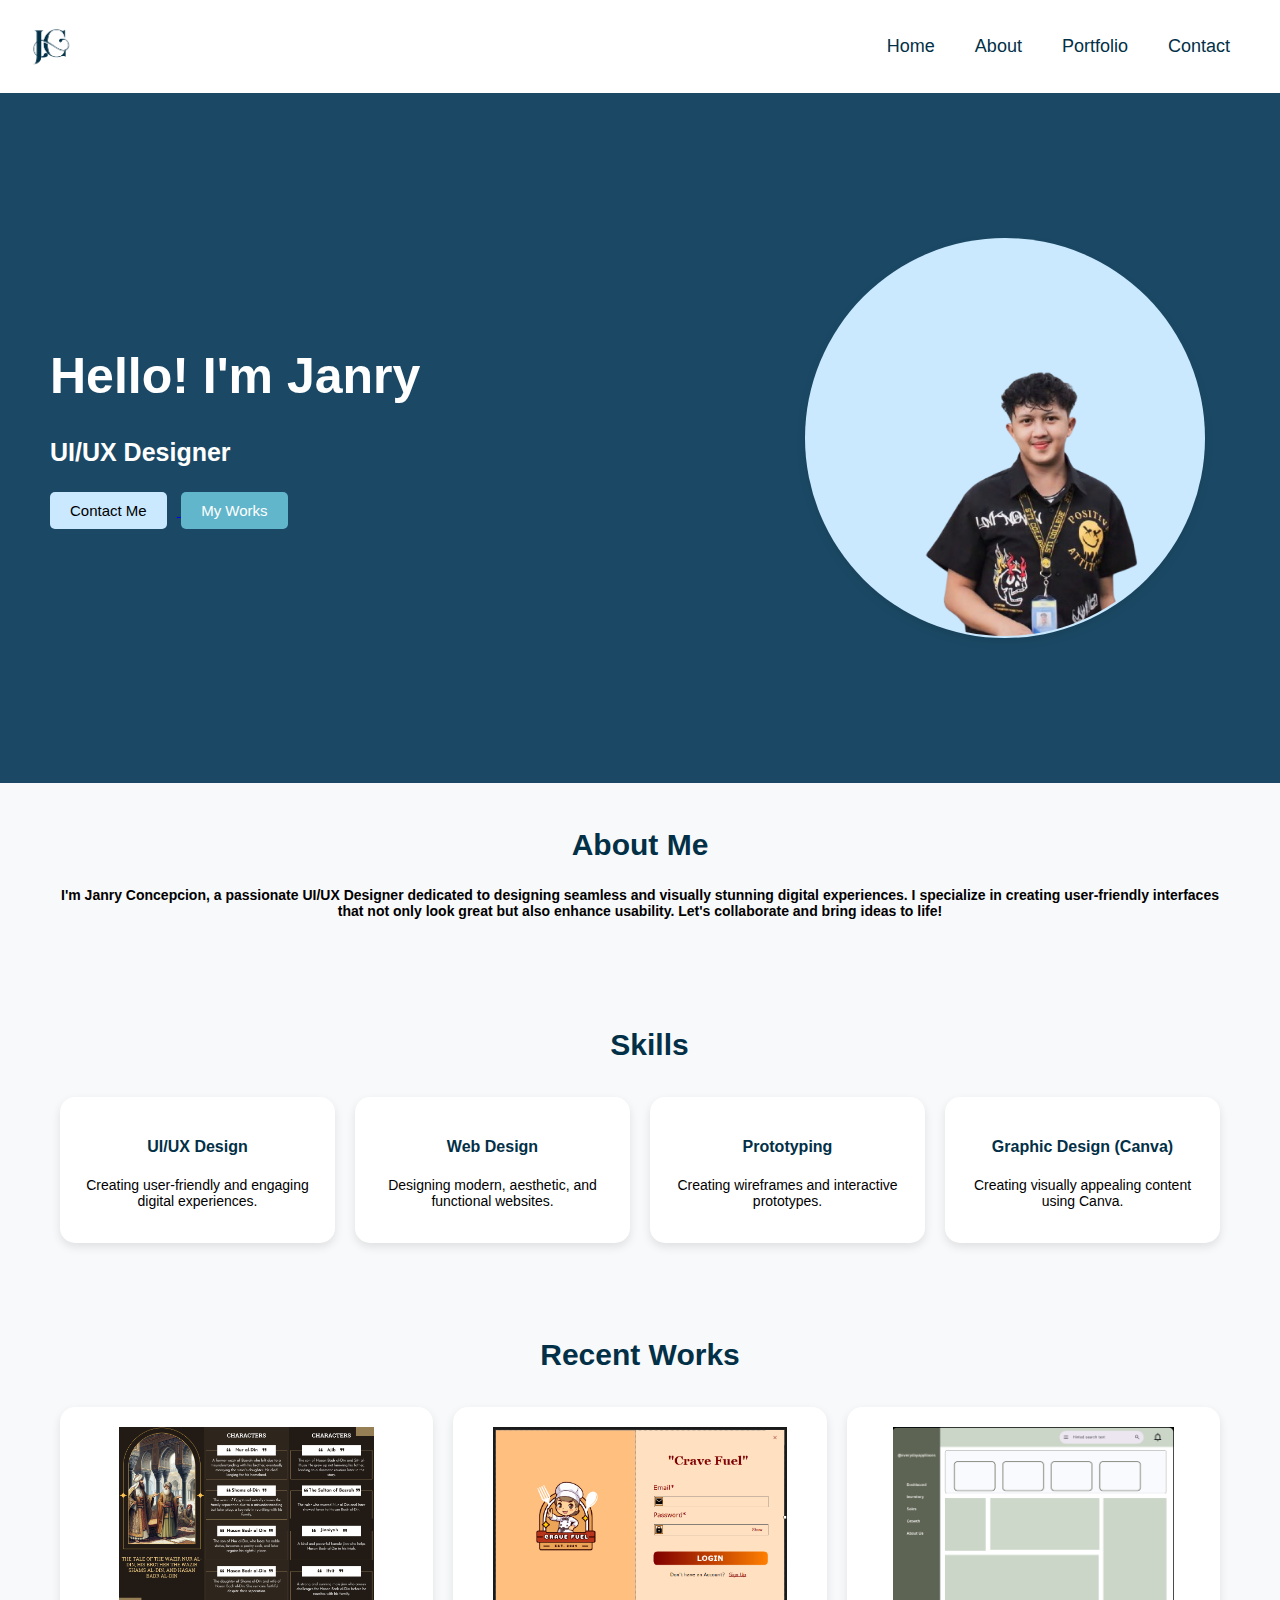
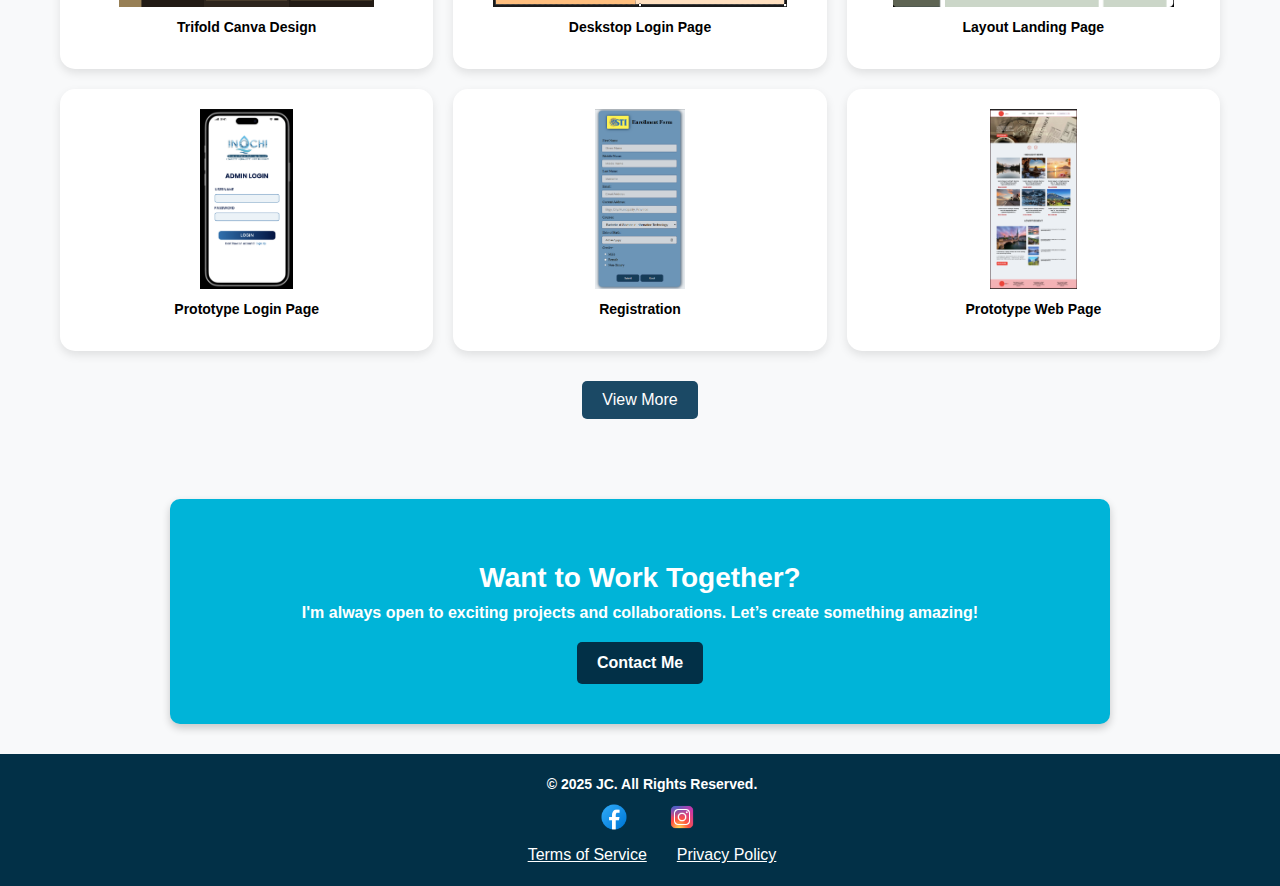
<file: index.html>
<!DOCTYPE html>
<html lang="en">
<head>
    <meta name="viewport" content="width=device-width, initial-scale=1">
    <title>Janry Concepcion - Homepage</title>
    <link rel="stylesheet" href="style.css">
    <link rel="icon" type="image/png" href="/my-website-3rd-year-college/img/icon1.png">
   
</head>
<body>

<nav class="navbar">
    <div class="logo">
        <img src="img/logo.png" alt="Janry Logo">
    </div>
    <button class="menu_button" onclick="Menu()">☰</button>
    <ul class="top_nav" id="topnav">
        <li><a href="/my-website-3rd-year-college/">Home</a></li>
        <li><a href="/my-website-3rd-year-college/about/">About</a></li>
        <li><a href="/my-website-3rd-year-college/portfolio/">Portfolio</a></li>
        <li><a href="/my-website-3rd-year-college/contact/">Contact</a></li>
    </ul>
</nav>

<script>
    function Menu() {
        document.getElementById("topnav").classList.toggle("show");
    }
</script>

<section class="homepage">
    <div class="homepage_text">
        <h1>Hello! I'm <span>Janry</span></h1>
        <p>UI/UX Designer</p>
        <a href="contact.html">
            <button class="contact_me">Contact Me</button>
        </a>
        <a href="portfolio.html">
            <button class="my_works">My Works</button>
        </a>
    </div>
    <div class="homepage_image">
        <div class="image_container">
            <img src="img/Ako.png" alt="My Picture">
        </div>
    </div>
</section>

<section class="about_me_homepage" id="about">
    <h2>About Me</h2>
    <p>I'm <strong>Janry Concepcion</strong>, a passionate UI/UX Designer dedicated to designing seamless and visually stunning digital experiences. I specialize in creating user-friendly interfaces that not only look great but also enhance usability. Let's collaborate and bring ideas to life!</p>
</section>

<section class="homepage_skills">
    <h2>Skills</h2>
    <div class="skills_content">
        <div class="skills">
            <h4>UI/UX Design</h4>
            <p>Creating user-friendly and engaging digital experiences.</p>
        </div>
        <div class="skills">
            <h4>Web Design</h4>
            <p>Designing modern, aesthetic, and functional websites.</p>
        </div>
        <div class="skills">
            <h4>Prototyping</h4>
            <p>Creating wireframes and interactive prototypes.</p>
        </div>
        <div class="skills">
            <h4>Graphic Design (Canva)</h4>
            <p>Creating visually appealing content using Canva.</p>
        </div>
    </div>
</section>

<section class="homepage_project">
    <h2>Recent Works</h2>
    <div class="Container">
        <div>
             <img src="img/Trifold_1.png" alt="Trifold Canva Design">
             <p>Trifold Canva Design</p>
        </div>
         <div>
             <img src="img/Project 8 (3).png" alt="Login Page">
             <p>Deskstop Login Page</p>
             
        </div>
        <div>
             <img src="img/Project 1.png" alt="Project 1">
            <p>Layout Landing Page</p>
        </div>
        <div>
            <img src="img/Project 2.png" alt="Project 2">
            <p>Prototype Login Page</p>
        </div>
          <div>
            <img src="img/Project 6.png" alt="Project 6">
            <p>Registration</p>
        </div>
        <div>
             <img src="img/Project 7.png" alt="Project 3a">
             <p>Prototype Web Page</p>
        </div>
    </div>
    <a href="portfolio.html" class="view_more">View More</a>

</section>
<section class="homepage_reachout">
    <h2>Want to Work Together?</h2>
    <p>I'm always open to exciting projects and collaborations. Let’s create something amazing!</p>
    <a href="contact.html"><button>Contact Me</button></a>
</section>
</body>
<footer>
    <div class="footer_content">
        <p>&copy; 2025 JC. All Rights Reserved.</p>
        <ul class="social_media">
            <li><a href="https://www.facebook.com/parkdyanree" target="_blank">
                <img src="img/icons8-facebook-96.png" alt="Facebook" class="icon"></a>
            </li>
            <li><a href="https://www.instagram.com/park_dyanree/" target="_blank">
                <img src="img/icons8-instagram-96.png" alt="Instagram" class="icon"> </a>
            </li>
        </ul>
        <ul class="footer_policy">
            <li><a href="/terms-of-service">Terms of Service</a></li>
            <li><a href="/privacy-policy">Privacy Policy</a></li>
        </ul>
    </div>
</footer>
</html>
</file>
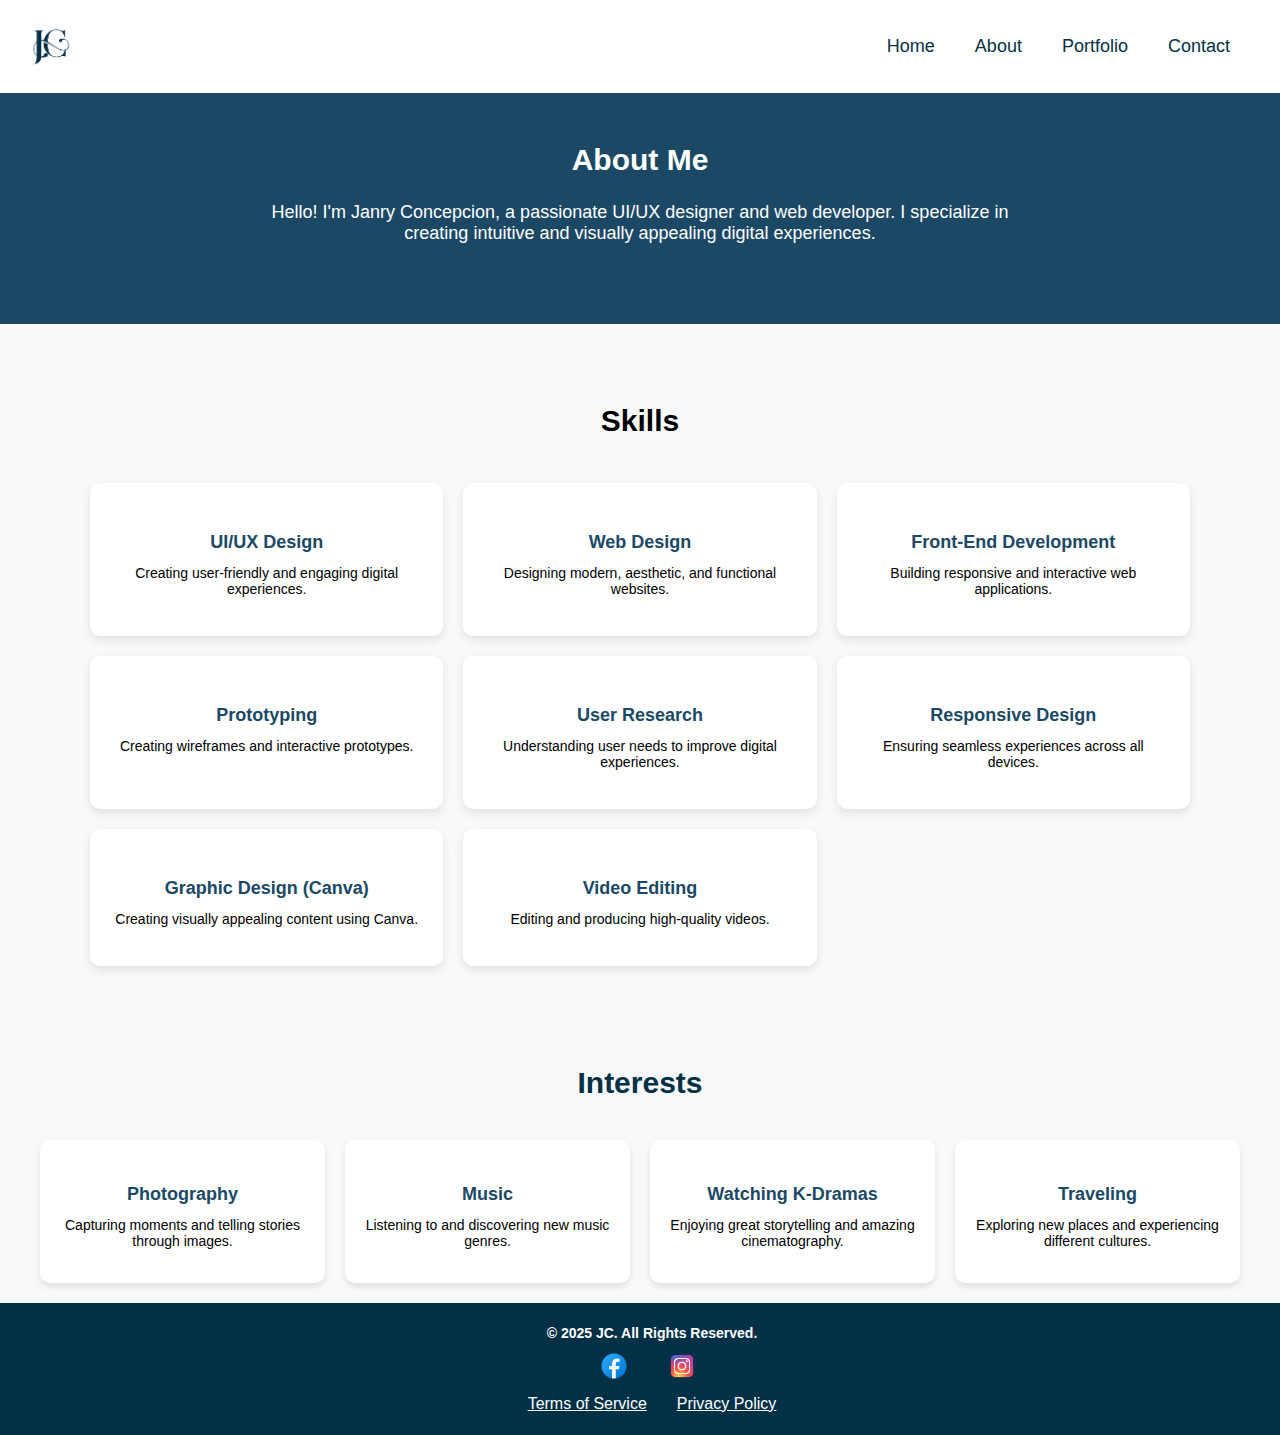
<file: about/index.html>
<!DOCTYPE html>
<html lang="en">
<head>
    <meta charset="UTF-8">
    <meta name="viewport" content="width=device-width, initial-scale=1.0">
    <link rel="stylesheet" href="../style.css">
    <title>Janry Concepcion - About Me</title>
    <link rel="icon" type="image/png" href="../img/icon1.png">
</head>
<body>
    <nav class="navbar">
        <div class="logo">
            <img src="../img/akin.png" alt="Janry Logo">
        </div>
        <button class="menu_button" onclick="Menu()">☰</button>
        <ul class="top_nav" id="topnav">
            <li><a href="/my-website-3rd-year-college/">Home</a></li>
            <li><a href="/my-website-3rd-year-college/about/">About</a></li>
            <li><a href="/my-website-3rd-year-college/portfolio/">Portfolio</a></li>
            <li><a href="/my-website-3rd-year-college/contact/">Contact</a></li>
        </ul>
    </nav>
    
    <script>
        function Menu() {
            document.getElementById("topnav").classList.toggle("show");
        }
    </script>
  <section class="about" id="about">
    <h2>About Me</h2>
    <p>Hello! I'm Janry Concepcion, a passionate UI/UX designer and web developer. I specialize in creating intuitive and visually appealing digital experiences.</p>
</section>

<section class="skills_section">
    <h3>Skills</h3>
    <div class="skills_container">
        <div class="skilled">
            <h4>UI/UX Design</h4>
            <p>Creating user-friendly and engaging digital experiences.</p>
        </div>
        <div class="skilled">
            <h4>Web Design</h4>
            <p>Designing modern, aesthetic, and functional websites.</p>
        </div>
        <div class="skilled">
            <h4>Front-End Development</h4>
            <p>Building responsive and interactive web applications.</p>
        </div>
        <div class="skilled">
            <h4>Prototyping</h4>
            <p>Creating wireframes and interactive prototypes.</p>
        </div>
        <div class="skilled">
            <h4>User Research</h4>
            <p>Understanding user needs to improve digital experiences.</p>
        </div>
        <div class="skilled">
            <h4>Responsive Design</h4>
            <p>Ensuring seamless experiences across all devices.</p>
        </div>
        <div class="skilled">
            <h4>Graphic Design (Canva)</h4>
            <p>Creating visually appealing content using Canva.</p>
        </div>
        <div class="skilled">
            <h4>Video Editing</h4>
            <p>Editing and producing high-quality videos.</p>
        </div>
    </div>
</section>

<section class="interests_section">
    <h3>Interests</h3>
    <div class="interests_container">
        <div class="interesting">
            <h4>Photography</h4>
            <p>Capturing moments and telling stories through images.</p>
        </div>
        <div class="interesting">
            <h4>Music</h4>
            <p>Listening to and discovering new music genres.</p>
        </div>
        
        <div class="interesting">
            <h4>Watching K-Dramas</h4>
            <p>Enjoying great storytelling and amazing cinematography.</p>
        </div>
        
        <div class="interesting">
            <h4>Traveling</h4>
            <p>Exploring new places and experiencing different cultures.</p>
        </div>
    </div>
</section>
</body>
<footer>
    <div class="footer_content">
        <p>&copy; 2025 JC. All Rights Reserved.</p>
        <ul class="social_media">
            <li><a href="https://www.facebook.com/parkdyanree" target="_blank">
                <img src="../img/icons8-facebook-96.png" alt="Facebook" class="icon"></a>
            </li>
            <li><a href="https://www.instagram.com/park_dyanree/" target="_blank">
                <img src="../img/icons8-instagram-96.png" alt="Instagram" class="icon"> </a>
            </li>
        </ul>
        <ul class="footer_policy">
            <li><a href="/terms-of-service">Terms of Service</a></li>
            <li><a href="/privacy-policy">Privacy Policy</a></li>
        </ul>
    </div>
</footer>
</html>
</file>
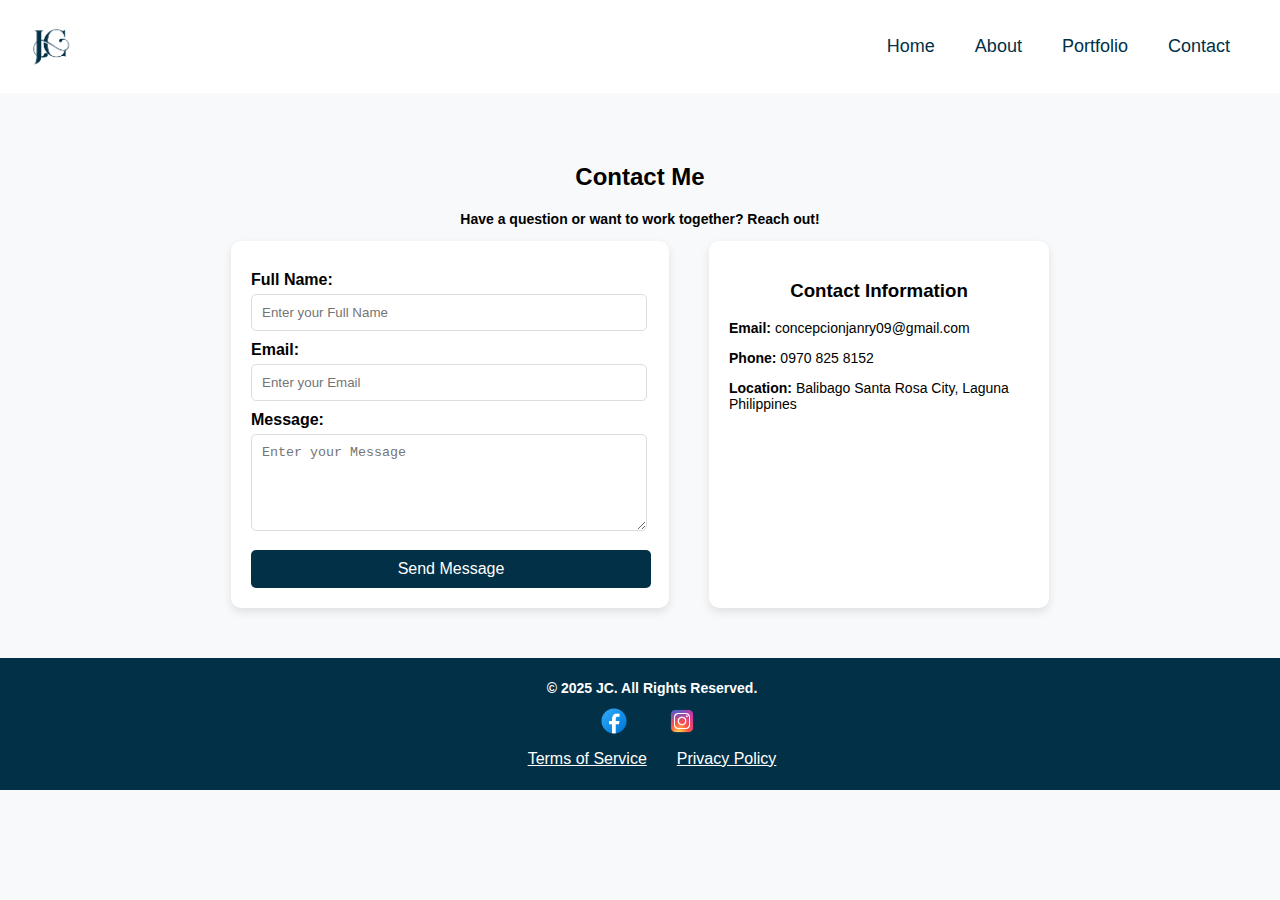
<file: contact/index.html>
<!DOCTYPE html>
<html lang="en">
<head>
    <meta charset="UTF-8">
    <meta name="viewport" content="width=device-width, initial-scale=1.0">
    <link rel="stylesheet" href="../style.css">
    <title>Janry Concepcion - Contact</title>
    <link rel="icon" type="image/png" href="../img/icon1.png">
</head>
<body>
    <nav class="navbar">
        <div class="logo">
            <img src="../img/akin.png" alt="Janry Logo">
        </div>
        <button class="menu_button" onclick="Menu()">☰</button>
        <ul class="top_nav" id="topnav">
            <li><a href="/my-website-3rd-year-college/">Home</a></li>
            <li><a href="/my-website-3rd-year-college/about/">About</a></li>
            <li><a href="/my-website-3rd-year-college/portfolio/">Portfolio</a></li>
            <li><a href="/my-website-3rd-year-college/contact/">Contact</a></li>
        </ul>
    </nav>
    
    <script>
        function Menu() {
            document.getElementById("topnav").classList.toggle("show");
        }
    </script>
      <section class="contact">
        <h2>Contact Me</h2>
        <p>Have a question or want to work together? Reach out!</p>

        <div class="contact_container">
            <form action="submit_form.php" method="POST" class="contact_form">
                <label for="name">Full Name:</label>
                <input type="text" id="name" name="name" placeholder="Enter your Full Name" required>

                <label for="email">Email:</label>
                <input type="email" id="email" name="email" placeholder="Enter your Email" required>

                <label for="message">Message:</label>
                <textarea id="message" name="message" placeholder="Enter your Message" rows="5" required></textarea>

                <button type="submit">Send Message</button>
            </form>

            <div class="contact_info">
                <h3>Contact Information</h3>
                <p><span>Email:</span> concepcionjanry09@gmail.com</p>
                <p><span>Phone:</span> 0970 825 8152</p>
                <p><span>Location:</span> Balibago Santa Rosa City, Laguna Philippines</p>
            </div>
        </div>
    </section>











    <footer>
        <div class="footer_content">
            <p>&copy; 2025 JC. All Rights Reserved.</p>
            <ul class="social_media">
                <li><a href="https://www.facebook.com/parkdyanree" target="_blank">
                    <img src="../img/icons8-facebook-96.png" alt="Facebook" class="icon"></a>
                </li>
                <li><a href="https://www.instagram.com/park_dyanree/" target="_blank">
                    <img src="../img/icons8-instagram-96.png" alt="Instagram" class="icon"> </a>
                </li>
            </ul>
            <ul class="footer_policy">
                <li><a href="/terms-of-service">Terms of Service</a></li>
                <li><a href="/privacy-policy">Privacy Policy</a></li>
            </ul>
        </div>
    </footer>
</body>
</html>
</file>
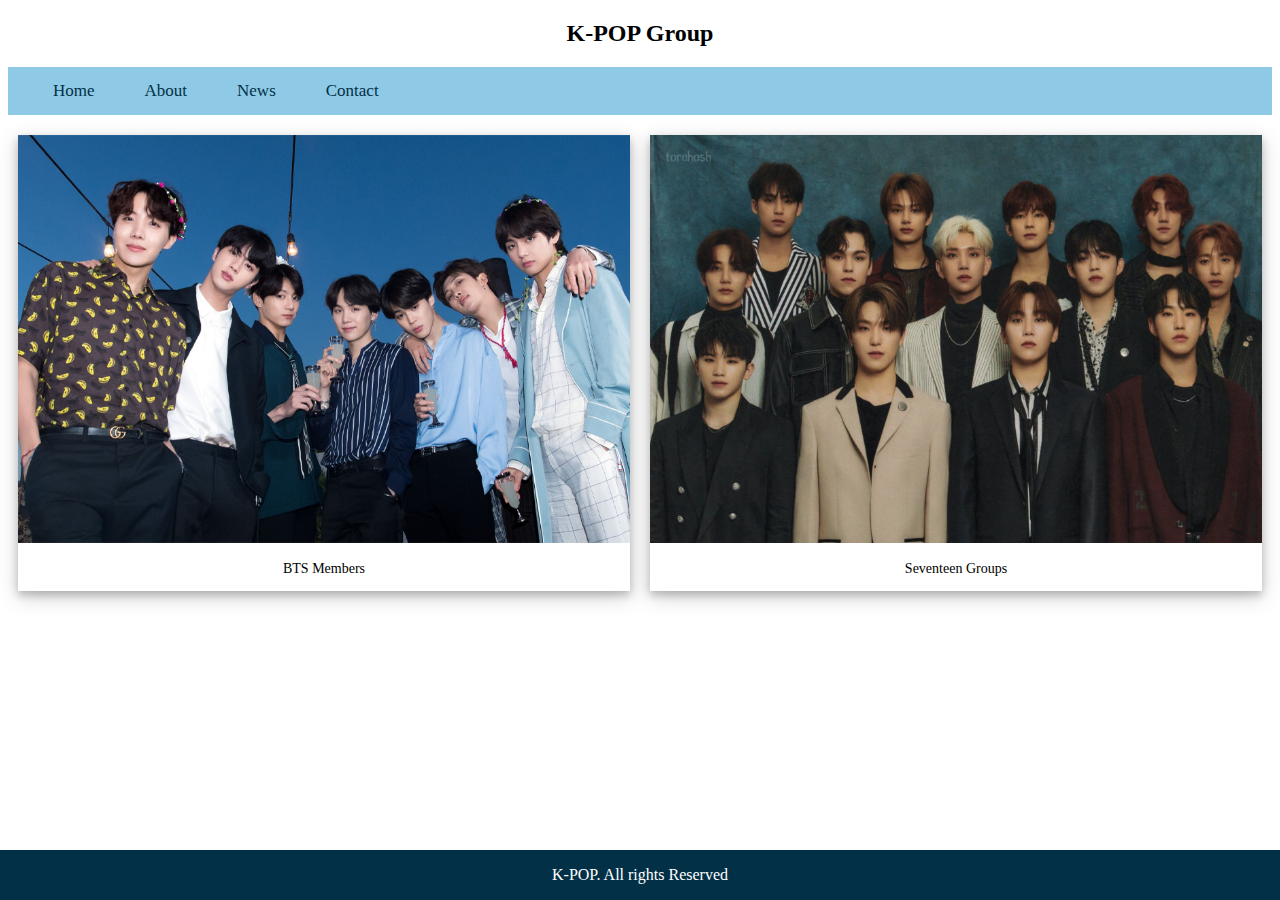
<file: project/Responsive/web.html>
<!DOCTYPE html>
<html lang="en">
<head>
    <meta charset="UTF-8">
    <meta http-equiv="X-UA-Compatible" content="IE=edge">
    <meta name="viewport" content="width=device-width, initial-scale=1.0">
    <title>Responsive Website </title>
    <link rel="stylesheet" href="styles.css">
</head>
<body>
    <div class="header"><h2>K-POP Group</h2></div>

    <div class="nav">
        <a href="#home" class="active">Home</a>
        <a href="#about">About</a>
        <a href="#news">News</a>
        <a href="#contact">Contact</a>
    </div>

    <div class="Container">
        <div>
            <img src="images/BTS-Member-Style-Guide.png" alt="BTS Group" style="width:100%">
            <p style="text-align: center;" > BTS Members </p>
        </div>

        <div>
            <img src="images/17_imresizer.jpg" alt="Seventeen Group" style="width:100%">
            <p style="text-align: center;" >Seventeen Groups</p>
        </div>
   
    </div>

    <footer>
        <p>K-POP. All rights Reserved</p>
    </footer>

        
</body>
</html>
</file>
<file: style.css>
html {
    overflow-x: hidden;
}
body {
    margin: 0;
    font-family: Arial, Helvetica, sans-serif;
    background-color: #f8f9fa;
    height: 100%;
}
/* NAVIGATION BAR */
.navbar {
    display: flex;
    align-items: center;
    justify-content: space-between;
    background-color: white;
    padding: 8px 20px;
}
.navbar .logo img {
    height: 60px;
    width: auto;
    max-height: fit-content;
}
.top_nav {
    display: flex;
    list-style: none;
    margin-right: 10px;
    padding: 0;
}
.top_nav li {
    margin: 0;
    padding: 0;
}
.top_nav li a {
    display: block;
    text-decoration: none;
    color: #023047;
    font-size: 18px;
    padding: 12px 20px;
}
.top_nav li a:hover {
    background-color: #1b4965;
    color: white;
}
.menu_button {
    display: none;
    background: none;
    border: none;
    font-size: 24px;
    color: #1b4965;
    cursor: pointer;
}
@media (max-width: 600px) {
    .top_nav {
        display: none;
        flex-direction: column;
        width: 100%;
        position: absolute;
        top: 60px;
        left: 0;
        background-color: #f8f9fa;
    }

    .top_nav li {
        width: 100%;
        text-align: center;
    }

    .top_nav.show {
        display: flex;
    }

    .menu_button {
        display: block;
    }
}
/* HOMEPAGE */
.homepage {
    display: flex;
    align-items: center;
    justify-content: space-between;
    padding: 50px;
    background-color: #1b4965;
    height: 600px;
}
.homepage_text {
    max-width: 50%;
}
.homepage_text h1 {
    margin-top: -10px;
    font-size: 50px;
    color: white;
}
.homepage_text p {
    font-size: 25px;
    color: white;
}
.homepage button {
    padding: 10px 20px;
    margin-right: 10px;
    border: none;
    cursor: pointer;
    font-size: 15px;
    border-radius: 5px;
}
.contact_me {
    background-color: #cae9ff;
    color: black;
}
.my_works {
    background-color: #62b6cb;
    color: white;
}
.homepage_image {
    position: relative;
    width: 450px;
    height: 450px;
}
.about_me_homepage{
    padding: 60px;
    margin-top: -10px;
    background: #f8f9fa;   
    text-align: center;
    

}
.about_me_homepage p{
    color: black;
}
.about_me_homepage h2{
    margin-top: -15px;
    font-size: 30px;
    color: #023047;
    text-align: center;
}
.image_container {
    position: relative;
    width: 100%;
    max-width: 400px; 
    aspect-ratio: 1/1;
    border-radius: 50%;
    background-color: #cae9ff;
    display: flex;
    justify-content: center;
    align-items: center;
    overflow: hidden;
    margin: 20px auto;
    box-shadow: 0 4px 10px rgba(0, 0, 0, 0.1);
}
.image_container img {
    width: 98%;
    height: auto;
    object-fit: cover;
    border-radius: 50%;
   
}
@media (max-width: 768px) {
    .homepage {
        flex-direction: column-reverse;
        text-align: center;
    }
    .homepage_text {
        max-width: 100%;
        margin-top: 20px;
    }
    .homepage_image {
        margin-bottom: 20px;
    }
    .image_container {
        max-width: 300px; 
    }
}


/*Homepage skills*/
.homepage_skills {
    text-align: center;
    padding: 50px;

}
.homepage_skills h2{
    margin-top: -15px;
    font-size: 30px;
    color: #023047;
    margin-left: 19px;
}
.skills_content {
    display: grid;
    grid-template-columns: repeat(4, 1fr);
    gap: 20px;
    padding: 10px;
}
.skills {
    box-shadow: 0 4px 10px rgba(0, 0, 0, 0.1);
    background: white;
    color: black;
    padding: 20px;
    border-radius: 15px;
    text-align: center;
}
.skills p{
    color: black;
    font-weight: 300;
}
.skills h4 {
    color: #023047;
    font-weight: 800;
}
@media (max-width: 992px) {
    .skills_content {
        grid-template-columns: repeat(2, 1fr);
    }
}
@media (max-width: 600px) {
    .skills_content {
        grid-template-columns: repeat(1, 1fr);
    }
}
.homepage_contact {
    text-align: center;
    padding: 30px 2px;
    background-color: #cae9ff;
    color: #003049;
    max-width: 100%;
    width: 100%;
    margin: 0 auto;
}
.homepage_contact p {
    color: #023047;
    font-size: 16px;
    margin-bottom: 15px;
}
.contact_button {
    display: inline-block;
    padding: 12px 20px;
    background-color: #023047;
    color: white;
    text-decoration: none;
    border-radius: 5px;
    font-size: 16px;
    transition: 0.3s ease;
}
.contact_button:hover {
    background-color: #1b4965;
}
.homepage_reachout {
    text-align: center;
    padding: 40px 20px;
    background: #00b4d8;
    color: white;
    margin: 30px auto;
    border-radius: 10px;
    box-shadow: 0 4px 8px rgba(0, 0, 0, 0.2);
    max-width: 900px; 
    width: 90%; 
}
.homepage_reachout h2 {
    font-size: 28px;
    margin-bottom: 10px;
}

.homepage_reachout p {
    font-size: 16px;
    margin-bottom: 20px;
}
.homepage_reachout button {
    background-color: #023047;
    color: white;
    border: none;
    padding: 12px 20px;
    font-size: 16px;
    font-weight: bold;
    cursor: pointer;
    border-radius: 5px;
    transition: 0.3s ease-in-out;
}
.homepage_reachout button:hover {
    background-color: #8ecae6;
    color: black;
}
@media (max-width: 768px) {
    .homepage_reachout {
        padding: 30px 15px;
    }
    .homepage_reachout h2 {
        font-size: 24px;
    }
    .homepage_reachout p {
        font-size: 14px;
    }
    .homepage_reachout button {
        padding: 10px 15px;
        font-size: 14px;
    }
}
@media (max-width: 480px) {
    .homepage_reachout {
        padding: 25px 10px;
    }
    .homepage_reachout h2 {
        font-size: 20px;
    }
    .homepage_reachout p {
        font-size: 13px;
    }
    .homepage_reachout button {
        padding: 8px 12px;
        font-size: 13px;
    }
}
.Container {
    display: grid;
    grid-template-columns: repeat(3, 1fr);
    gap: 20px;
    padding: 10px;
}
.homepage_project {
    text-align: center;
    padding: 50px;
}
.homepage_project h2 {
    margin-top: -15px;
    font-size: 30px;
    color: #023047;
}
.view_more {
    display: inline-block;
    padding: 10px 20px;
    background-color: #1b4965;
    color: white;
    text-decoration: none;
    border-radius: 5px;
    margin-top: 20px;
}
.Container > div {
    box-shadow: 0 4px 10px rgba(0, 0, 0, 0.1);
    background-color: #fff;
    color: black;
    padding: 20px;
    border-radius: 15px;
    text-align: center;
}
.Container > div:hover {
    border: 2px solid #003049;
}
.Container img {
    width: 100%;
    height: 180px;
    object-fit: contain;
    object-position: center;
}
p {
    font-size: 14px;
    margin-top: 8px;
    font-weight: bold;
}
.Container p {
    color: black;
}
@media (max-width: 600px) {
    .Container {
        grid-template-columns: 1fr;
    }
    .homepage_contact,
    .homepage_project {
        padding: 30px;
    }
    .homepage_contact h2 {
        font-size: 24px;
    }
    .homepage_contact p {
        font-size: 14px;
    }
    .contact_button {
        padding: 10px 16px;
        font-size: 14px;
    }
    .view_more {
        padding: 8px 15px;
        font-size: 14px;
    }
}
@media (min-width: 601px) and (max-width: 1023px) {
    .Container {
        grid-template-columns: repeat(2, 1fr);
    }
    .homepage_contact {
        max-width: 600px;
    }
}
@media (min-width: 1024px) {
    .Container {
        grid-template-columns: repeat(3, 1fr); 
    }
}
/*ABOUT PAGE*/
.about {
    text-align: center;
    padding: 60px;
    background-color: #1b4965;
}
.about h2 {
    color: white;
    font-size: 30px;
    margin-top: -10px;
}
.about p {
    font-size:18px;
    max-width: 800px;
    margin: 0 auto 20px;
    color: white;
    font-weight: 400;
}
.skills_section {
    text-align: center;
    padding: 50px 20px;
    background-color: #f8f9fa;
}
.skills_section h3 {
    font-size: 30px;
    color: black;
    margin-bottom: 25px;
}
.skills_container {
    display: grid;
    grid-template-columns: repeat(2, 1fr); 
    gap: 20px; 
    justify-content: center;
    max-width: 1100px;
    margin: auto;
    padding: 20px; 
}
.skilled {
    background: white;
    padding: 25px; 
    border-radius: 10px;
    box-shadow: 0 4px 10px rgba(0, 0, 0, 0.1);
    text-align: center;
    transition: 0.3s ease-in-out;
}
.skilled:hover {
    border: 3px solid #003049;
    box-shadow: 0 6px 15px rgba(0, 0, 0, 0.15);
    transform: translateY(-5px);
}
.skilled img {
    width: 50px;
    height: 50px;
    margin-bottom: 20px;
}
.skilled h4 {
    font-size: 18px;
    font-weight: bold;
    color: #1b4965;
    margin-bottom: 12px;
}
.skilled p {
    font-size: 14px;
    color: black;
    font-weight: 300;
}
@media (min-width: 1024px) {
    .skills_container {
        grid-template-columns: repeat(3, 1fr);
        gap: 20px;
    }
}
.interests_section h3{
    text-align: center;
    font-size: 30px;
    color: #023047;
    margin-bottom: 20px;
}
.interests_container {
    display: grid;
    grid-template-columns: repeat(auto-fit, minmax(250px, 1fr));
    gap: 20px;
    padding: 20px;
    justify-items: center;
    max-width: 1200px;
    margin: 0 auto;
}
.interesting {
    background-color: white;
    padding: 20px;
    border-radius: 10px;
    box-shadow: 0 4px 6px rgba(0, 0, 0, 0.1);
    text-align: center;
    max-width: 280px;
}
.interesting p{
    color: black;
    font-weight: 300;
}
.interesting h4{
    font-size: 18px;
    color: #1b4965;
    margin-bottom: 12px;
    font-weight: bold;
}
.interesting:hover {
    border-bottom: solid 3px #023047;
}
.interesting img {
    width: 100px;
    height: 100px;
    object-fit: cover;
    border-radius: 50%;
    margin-bottom: 10px;
}
@media (max-width: 768px) {
    .interests_container {
        grid-template-columns: repeat(2, 1fr);
    }
}
@media (max-width: 600px) {
    .interests_container {
        grid-template-columns: 1fr; 
    }
}

/* PORTFOLIO PAGE */
.portfolio {
    display: grid;
    grid-template-columns: repeat(auto-fit, minmax(300px, 1fr));
    gap: 20px;
    max-width: 1200px;
    margin: auto;
    margin-bottom: 70px;
    padding: 20px;
    justify-content: center;
    flex: 1;
}
.portfolio_title h2{
    font-size: 30px;
    margin-bottom: 25px;
    text-align: center;
    color: #023047;
}
.project {
    background: white;
    padding: 20px;
    border-radius: 10px;
    box-shadow: 0 4px 8px rgba(0, 0, 0, 0.2);
    text-align: center;
    transition: transform 0.3s ease-in-out;
}

.project:hover {
    transform: scale(1.05);
}

.project img, .project video {
    width: 100%;
    height: auto;
    border-radius: 10px;
}
.project button {
    background-color: #023047;
    color: white;
    border: none;
    padding: 10px 15px;
    font-size: 14px;
    border-radius: 5px;
    cursor: pointer;
    transition: 0.3s ease-in-out;
}

.project button:hover {
    background-color: #006994;
}
@media (max-width: 1024px) {
    .portfolio {
        grid-template-columns: repeat(auto-fit, minmax(280px, 1fr));
        margin-bottom: 70px;
    }
}
@media (max-width: 768px) {
    .portfolio {
        grid-template-columns: repeat(auto-fit, minmax(300px, 2fr));
        margin-bottom: 60px;
    }
}
@media (max-width: 650px) {
    .portfolio {
        grid-template-columns: repeat(auto-fit, minmax(280px, 1fr));
        margin-bottom: 70px;
        gap: 20px;
        max-width: 400px;
    }
}


/* FOOTER PAGE */
footer {
    width: 100%;
    max-width: 100%;
    background-color: #023047;
    color: #fff;
    padding: 12px;
    text-align: center;
    position: relative;
}

.footer_content {
    max-width: 1200px;
    margin: 0 auto;
    padding: 0 12px;
}
footer p {
    font-size: 14px;
    margin: 10px 0;
    color: white;
}

ul {
    list-style-type: none;
    padding: 0;
}

ul.social_media {
    display: flex;
    justify-content: center;
    margin: 10px 0;
}

ul.social_media li {
    margin: 0 15px;
    display: flex;
    align-items: center;
}

ul.footer_policy li a[href='/terms-of-service'] {
    color: white; 
}

ul.footer_policy li a[href='/terms-of-service']:hover {
    color: #ff4500;
}
ul.footer_policy li a[href='/privacy-policy'] {
    color: white; 
}

ul.footer_policy li a[href='/privacy-policy']:hover {
    color: #ff4500;
}
.icon {
    width: 30px;  
    height: 30px;
    margin-right: 8px; 
}
ul.footer_policy {
    display: flex;
    justify-content: center;
    margin: 10px 0;
}
ul.footer_policy li {
    margin: 0 15px;
}

/* CONTACT PAGE */
.contact {
    text-align: center;
    padding: 50px 20px;
    background-color: #f8f9fa;
}
.contact_container {
    display: flex;
    flex-wrap: wrap;
    justify-content: center;
    gap: 40px;
    max-width: 900px;
    margin: auto;
}
.contact_form {
    flex: 1;
    min-width: 300px;
    max-width: 400px;
    background: white;
    padding: 20px;
    border-radius: 10px;
    box-shadow: 0 4px 10px rgba(0, 0, 0, 0.1);
    text-align: left;
    padding-right: 18px;
}
.contact_form label {
    display: block;
    font-weight: bold;
    margin-top: 10px;
}
.contact_form input, 
.contact_form textarea {
    width: 96%;
    padding: 10px;
    margin-top: 5px;
    padding-right: 0;
    border: 1px solid #ddd;
    border-radius: 5px;
}
.contact_form button {
    display: block;
    width: 100%;
    padding: 10px;
    margin-top: 15px;
    background-color: #023047;
    color: white;
    border: none;
    border-radius: 5px;
    font-size: 16px;
    cursor: pointer;
}
.contact_form button:hover {
    background-color: #1b4965;
}
.contact_info {
    flex: 1;
    min-width: 250px;
    max-width: 300px;
    text-align: left;
    background: white;
    padding: 20px;
    border-radius: 10px;
    box-shadow: 0 4px 10px rgba(0, 0, 0, 0.1);
}
.contact_info h3 {
    text-align: center;
}
.contact_info p {
    font-weight: 300;
}
.contact_info span {
    font-weight: bold;
}
@media (max-width: 768px) {
    .contact_container {
        flex-direction: column;
        align-items: center;
    }
    .contact_form, .contact_info {
        width: 90%;
    }
}
</file>
<file: project/Responsive/styles.css>
.header{
    text-align: center;
}
.nav{
    background-color: #8ecae6;
    overflow: hidden;
    
}
.nav a{
    float: left;
    display: block;
    color: #023047;
    padding: 14px 25px;
    text-decoration: none;
    font-size: 17px;
    background-color: #8ecae6;
}
@media screen and (max-width: 600px) {
    .nav.responsive {position: relative;}
    .nav.responsive .icon {
      position: absolute;
      right: 0;
      top: 0;
    }
    .topnav.responsive a {
      float: none;
      display: block;
      text-align: left;
    }
  }
.active{
    margin-left: 20px;
}
.nav a:hover{
    background-color: #023047;
    color: #8ecae6;
}

.Container{
    margin-top: 10px;
    display: grid;
    grid-template-columns: 1fr 1fr;
    padding: 10px;
    gap: 20px;
    text-align: center;
    justify-content: center;
}
.Container > div {
    padding: 0px;
    font-size: 14px;
    text-align: justify;
    cursor: pointer;
    background-color: white;
    box-shadow: 0 4px 8px 0 rgba(0, 0, 0, 0.2), 0 6px 20px 0 rgba(0, 0, 0, 0.19);
}
h4{
    text-align: center;
    text-decoration: white;
}
.Container > div:hover{
    border: 3px solid #003049;
}
footer {
    background-color: #023047;
    width: 100%;
    color: white;
    text-align: center;
    position: fixed;
    bottom: 0;
    left: 0;
}
</file>
